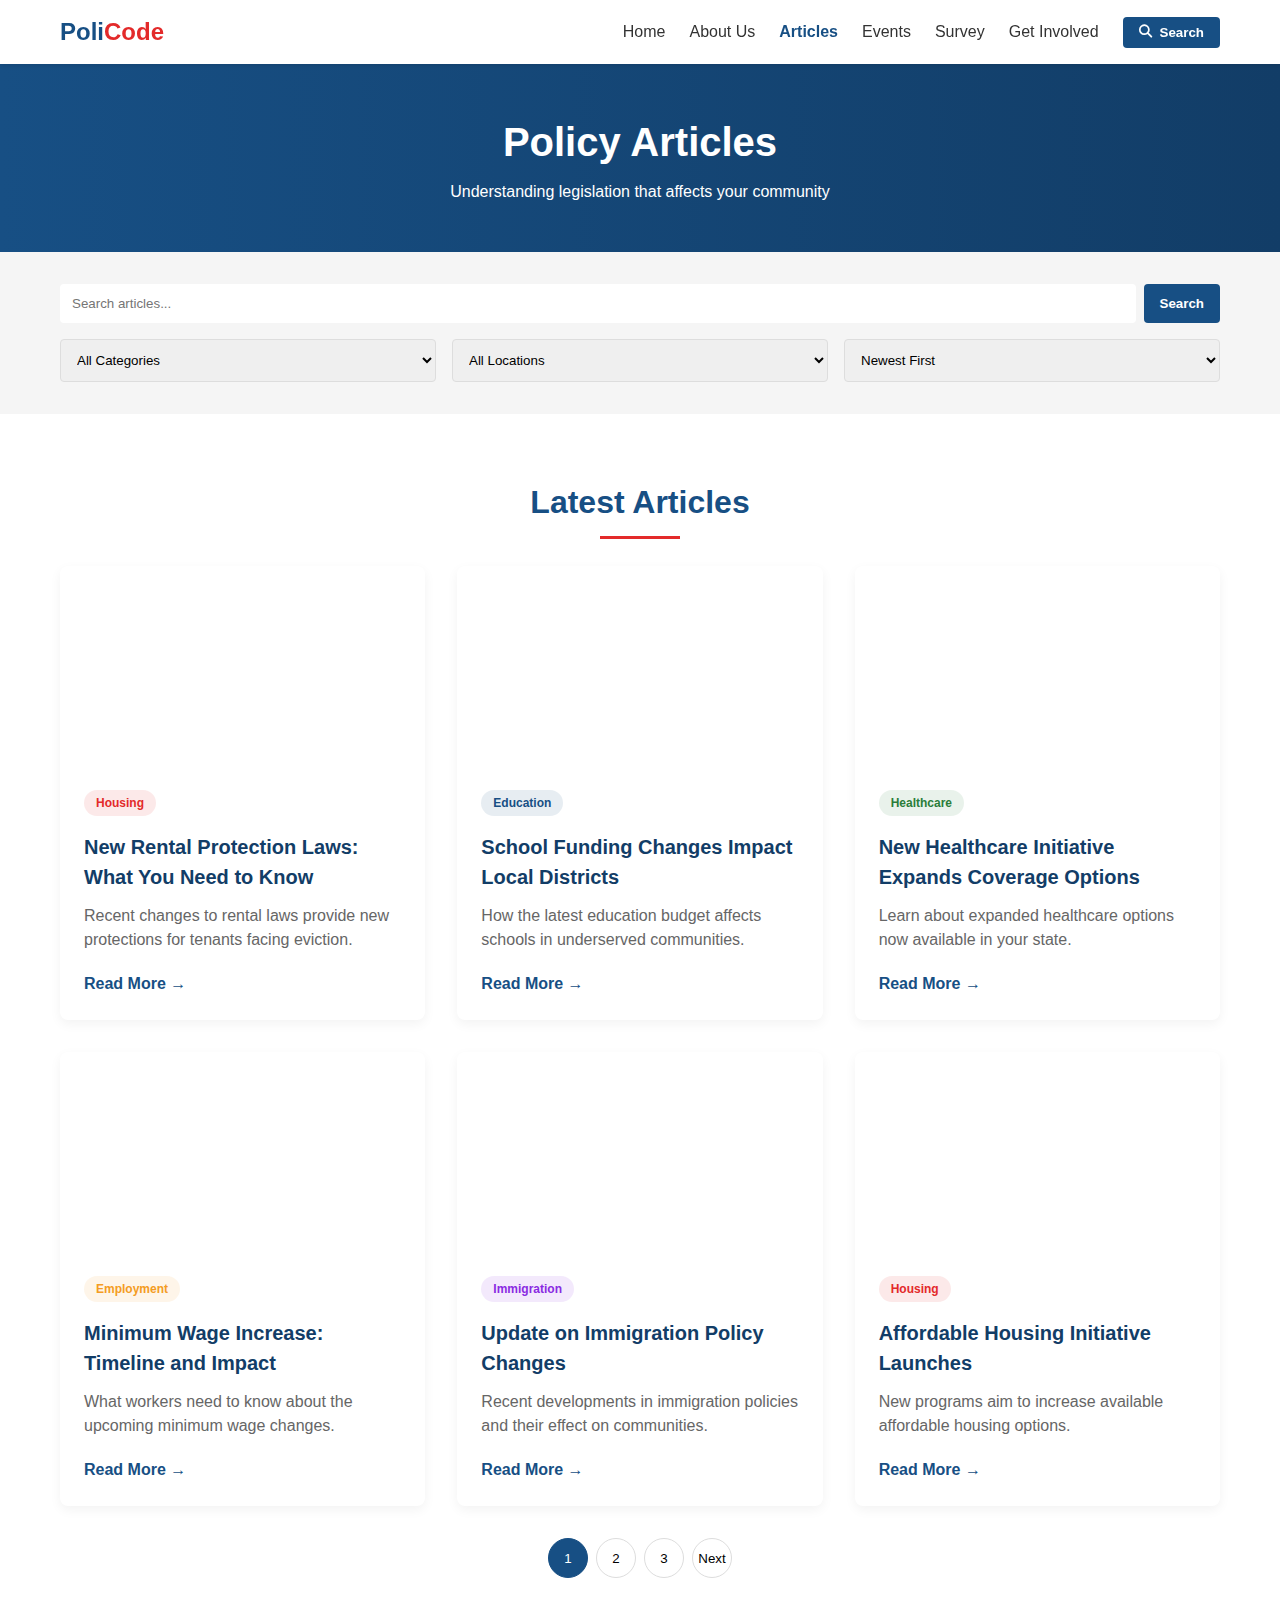
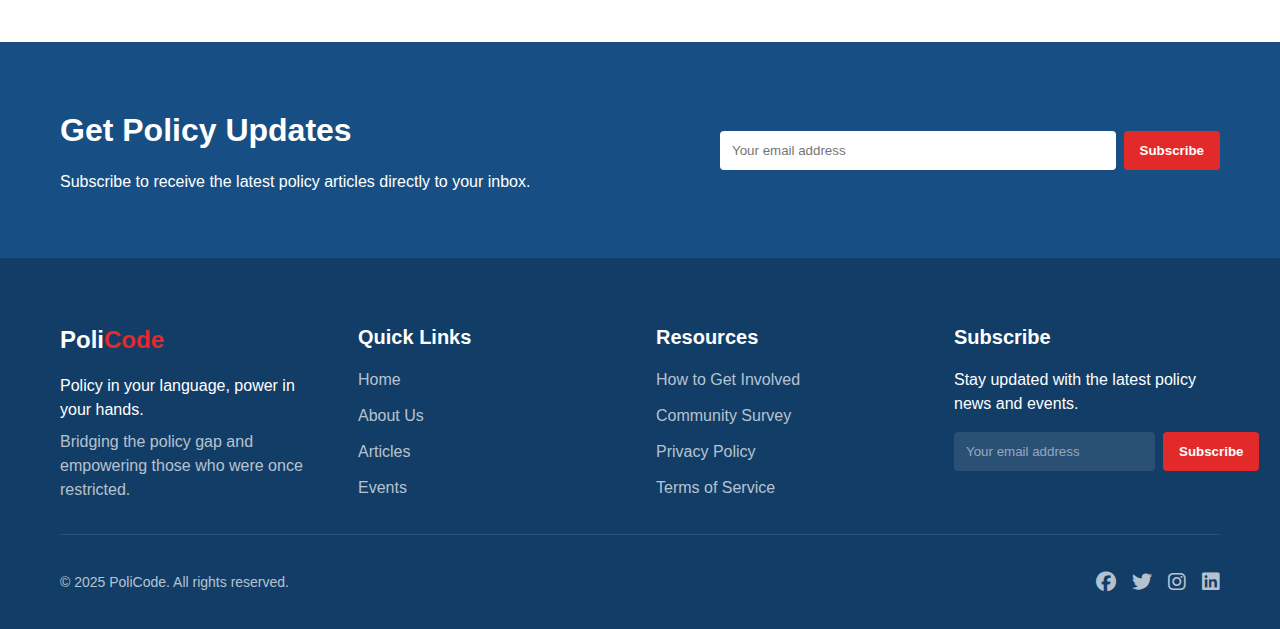
<file: articles.html>
<!DOCTYPE html>
<html lang="en">
  <head>
    <meta charset="UTF-8" />
    <meta name="viewport" content="width=device-width, initial-scale=1.0" />
    <title>Articles - PoliCode</title>
    <link rel="stylesheet" href="styles.css" />
    <link rel="stylesheet" href="https://cdnjs.cloudflare.com/ajax/libs/font-awesome/6.4.2/css/all.min.css" />
  </head>
  <body>
    <header id="navbar" class="navbar">
      <div class="container">
        <div class="navbar-content">
          <a href="index.html" class="navbar-logo">
            <div class="logo-text">Poli<span class="text-red">Code</span></div>
          </a>
          <nav class="navbar-nav desktop-nav">
            <a href="index.html" class="nav-link">Home</a>
            <a href="about.html" class="nav-link">About Us</a>
            <a href="articles.html" class="nav-link active">Articles</a>
            <a href="events.html" class="nav-link">Events</a>
            <a href="survey.html" class="nav-link">Survey</a>
            <a href="get-involved.html" class="nav-link">Get Involved</a>
            <button class="btn btn-primary">
              <i class="fas fa-search"></i>
              Search
            </button>
          </nav>
          <button class="mobile-menu-btn">
            <i class="fas fa-bars"></i>
          </button>
        </div>
      </div>

      <div class="mobile-menu">
        <nav class="mobile-nav">
          <a href="index.html" class="nav-link">Home</a>
          <a href="about.html" class="nav-link">About Us</a>
          <a href="articles.html" class="nav-link active">Articles</a>
          <a href="events.html" class="nav-link">Events</a>
          <a href="survey.html" class="nav-link">Survey</a>
          <a href="get-involved.html" class="nav-link">Get Involved</a>
          <button class="btn btn-primary btn-block">
            <i class="fas fa-search"></i>
            Search Policies
          </button>
        </nav>
      </div>
    </header>

    <main>
      <section class="page-header">
        <div class="container">
          <h1>Policy Articles</h1>
          <p>Understanding legislation that affects your community</p>
        </div>
      </section>

      <section class="articles-filter">
        <div class="container">
          <div class="filter-container">
            <div class="search-box">
              <input type="text" placeholder="Search articles..." class="filter-search" />
              <button class="btn btn-primary">Search</button>
            </div>
            <div class="filter-options">
              <select name="category" id="category-filter">
                <option value="">All Categories</option>
                <option value="housing">Housing</option>
                <option value="education">Education</option>
                <option value="healthcare">Healthcare</option>
                <option value="immigration">Immigration</option>
                <option value="employment">Employment</option>
              </select>
              <select name="location" id="location-filter">
                <option value="">All Locations</option>
                <option value="local">Local</option>
                <option value="state">State</option>
                <option value="federal">Federal</option>
              </select>
              <select name="sort" id="sort-filter">
                <option value="newest">Newest First</option>
                <option value="oldest">Oldest First</option>
                <option value="popular">Most Popular</option>
              </select>
            </div>
          </div>
        </div>
      </section>

      <section class="articles-grid-section">
        <div class="container">
          <h2 class="section-title">Latest Articles</h2>
          <div class="articles-grid">
            <div class="article-card">
              <div class="article-image" style="background-image: url('https://placehold.co/600x400')"></div>
              <div class="article-content">
                <div class="article-tags">
                  <span class="tag tag-housing">Housing</span>
                </div>
                <h3>New Rental Protection Laws: What You Need to Know</h3>
                <p>Recent changes to rental laws provide new protections for tenants facing eviction.</p>
                <a href="#" class="btn-text">Read More →</a>
              </div>
            </div>
            <div class="article-card">
              <div class="article-image" style="background-image: url('https://placehold.co/600x400')"></div>
              <div class="article-content">
                <div class="article-tags">
                  <span class="tag tag-education">Education</span>
                </div>
                <h3>School Funding Changes Impact Local Districts</h3>
                <p>How the latest education budget affects schools in underserved communities.</p>
                <a href="#" class="btn-text">Read More →</a>
              </div>
            </div>
            <div class="article-card">
              <div class="article-image" style="background-image: url('https://placehold.co/600x400')"></div>
              <div class="article-content">
                <div class="article-tags">
                  <span class="tag tag-healthcare">Healthcare</span>
                </div>
                <h3>New Healthcare Initiative Expands Coverage Options</h3>
                <p>Learn about expanded healthcare options now available in your state.</p>
                <a href="#" class="btn-text">Read More →</a>
              </div>
            </div>
            <div class="article-card">
              <div class="article-image" style="background-image: url('https://placehold.co/600x400')"></div>
              <div class="article-content">
                <div class="article-tags">
                  <span class="tag tag-employment">Employment</span>
                </div>
                <h3>Minimum Wage Increase: Timeline and Impact</h3>
                <p>What workers need to know about the upcoming minimum wage changes.</p>
                <a href="#" class="btn-text">Read More →</a>
              </div>
            </div>
            <div class="article-card">
              <div class="article-image" style="background-image: url('https://placehold.co/600x400')"></div>
              <div class="article-content">
                <div class="article-tags">
                  <span class="tag tag-immigration">Immigration</span>
                </div>
                <h3>Update on Immigration Policy Changes</h3>
                <p>Recent developments in immigration policies and their effect on communities.</p>
                <a href="#" class="btn-text">Read More →</a>
              </div>
            </div>
            <div class="article-card">
              <div class="article-image" style="background-image: url('https://placehold.co/600x400')"></div>
              <div class="article-content">
                <div class="article-tags">
                  <span class="tag tag-housing">Housing</span>
                </div>
                <h3>Affordable Housing Initiative Launches</h3>
                <p>New programs aim to increase available affordable housing options.</p>
                <a href="#" class="btn-text">Read More →</a>
              </div>
            </div>
          </div>
          <div class="pagination">
            <button class="pagination-item active">1</button>
            <button class="pagination-item">2</button>
            <button class="pagination-item">3</button>
            <button class="pagination-item">Next</button>
          </div>
        </div>
      </section>

      <section class="newsletter">
        <div class="container">
          <div class="newsletter-content">
            <div class="newsletter-text">
              <h2>Get Policy Updates</h2>
              <p>Subscribe to receive the latest policy articles directly to your inbox.</p>
            </div>
            <form class="newsletter-form">
              <input type="email" placeholder="Your email address" required />
              <button type="submit" class="btn btn-secondary">Subscribe</button>
            </form>
          </div>
        </div>
      </section>
    </main>

    <footer class="footer">
      <div class="container">
        <div class="footer-content">
          <div class="footer-section">
            <h3 class="footer-title">
              Poli<span class="text-red">Code</span>
            </h3>
            <p>Policy in your language, power in your hands.</p>
            <p class="footer-description">Bridging the policy gap and empowering those who were once restricted.</p>
          </div>
          <div class="footer-section">
            <h4>Quick Links</h4>
            <ul class="footer-links">
              <li><a href="index.html">Home</a></li>
              <li><a href="about.html">About Us</a></li>
              <li><a href="articles.html">Articles</a></li>
              <li><a href="events.html">Events</a></li>
            </ul>
          </div>
          <div class="footer-section">
            <h4>Resources</h4>
            <ul class="footer-links">
              <li><a href="get-involved.html">How to Get Involved</a></li>
              <li><a href="survey.html">Community Survey</a></li>
              <li><a href="#">Privacy Policy</a></li>
              <li><a href="#">Terms of Service</a></li>
            </ul>
          </div>
          <div class="footer-section">
            <h4>Subscribe</h4>
            <p>Stay updated with the latest policy news and events.</p>
            <div class="footer-subscribe">
              <input type="email" placeholder="Your email address" />
              <button class="btn btn-secondary">Subscribe</button>
            </div>
          </div>
        </div>
        <div class="footer-bottom">
          <p>&copy; 2025 PoliCode. All rights reserved.</p>
          <div class="social-links">
            <a href="#"><i class="fab fa-facebook"></i></a>
            <a href="#"><i class="fab fa-twitter"></i></a>
            <a href="#"><i class="fab fa-instagram"></i></a>
            <a href="#"><i class="fab fa-linkedin"></i></a>
          </div>
        </div>
      </div>
    </footer>

    <script src="script.js"></script>
  </body>
</html>
</file>
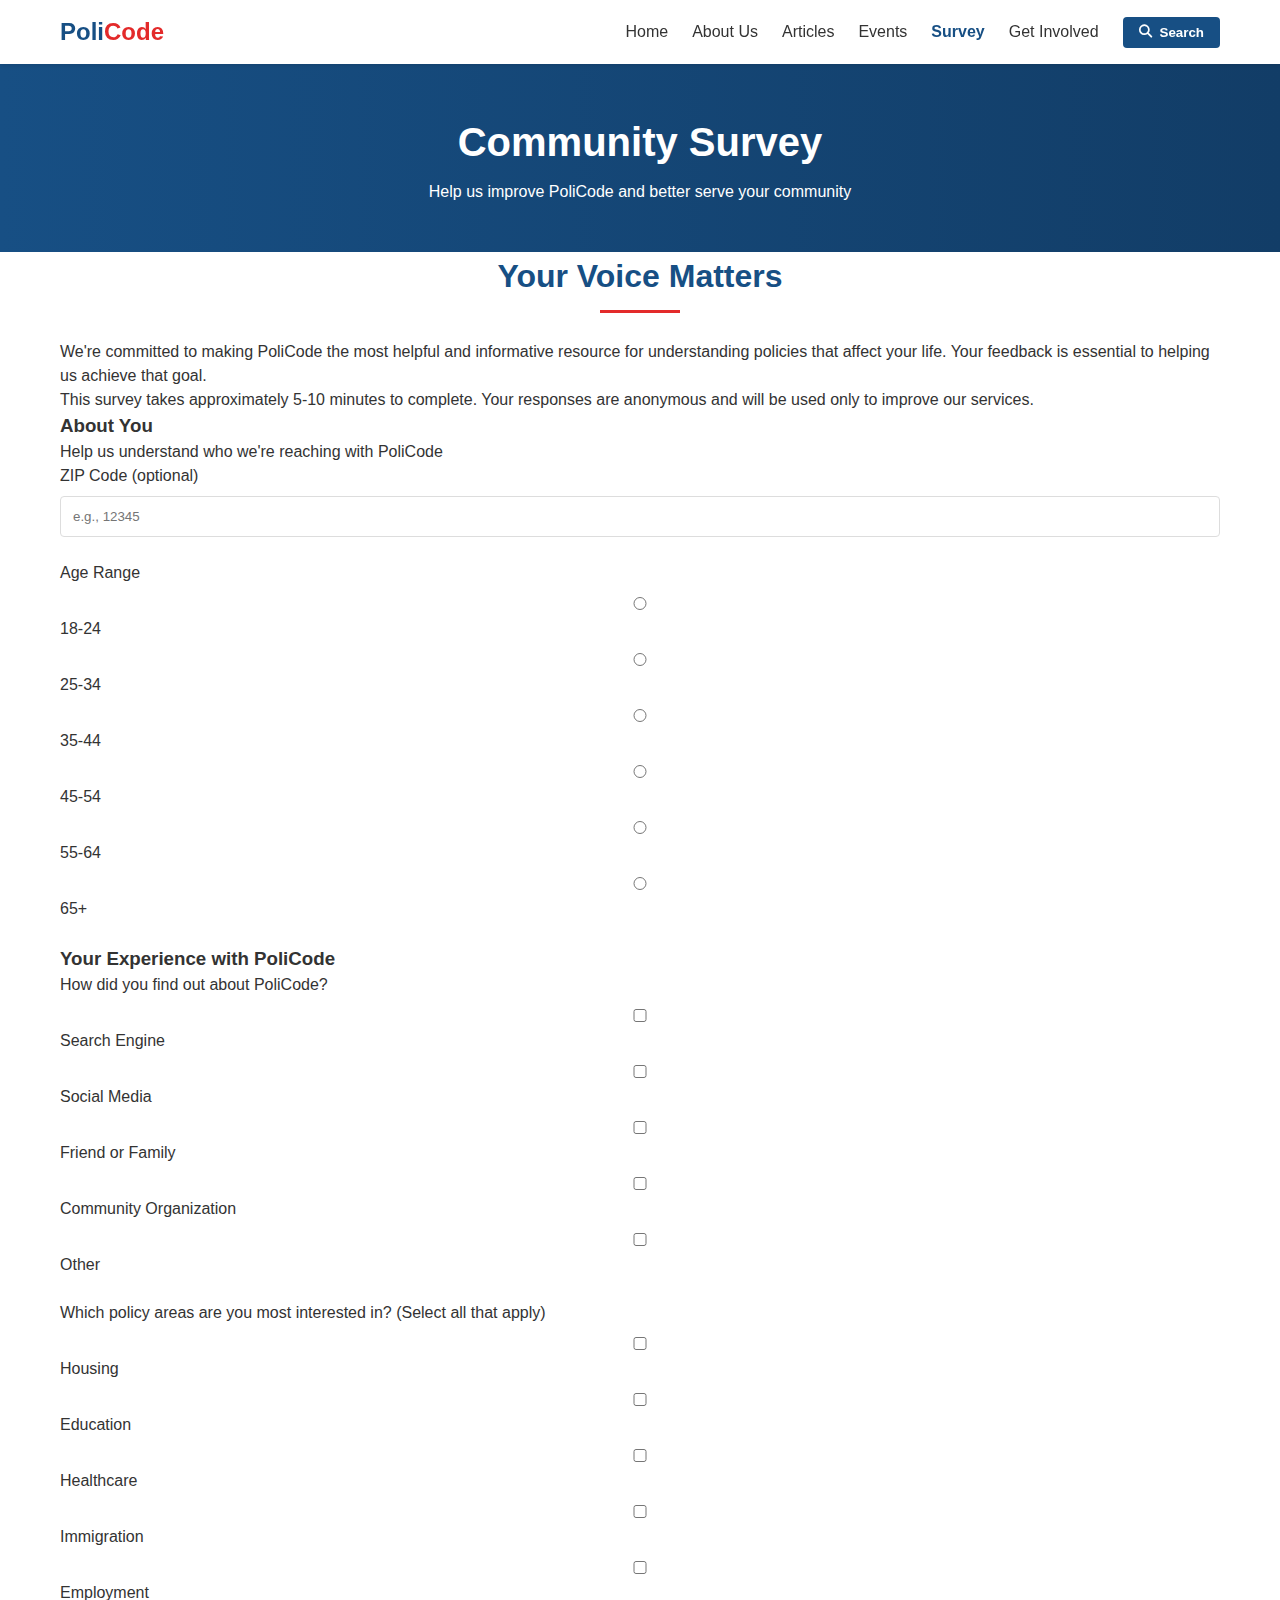
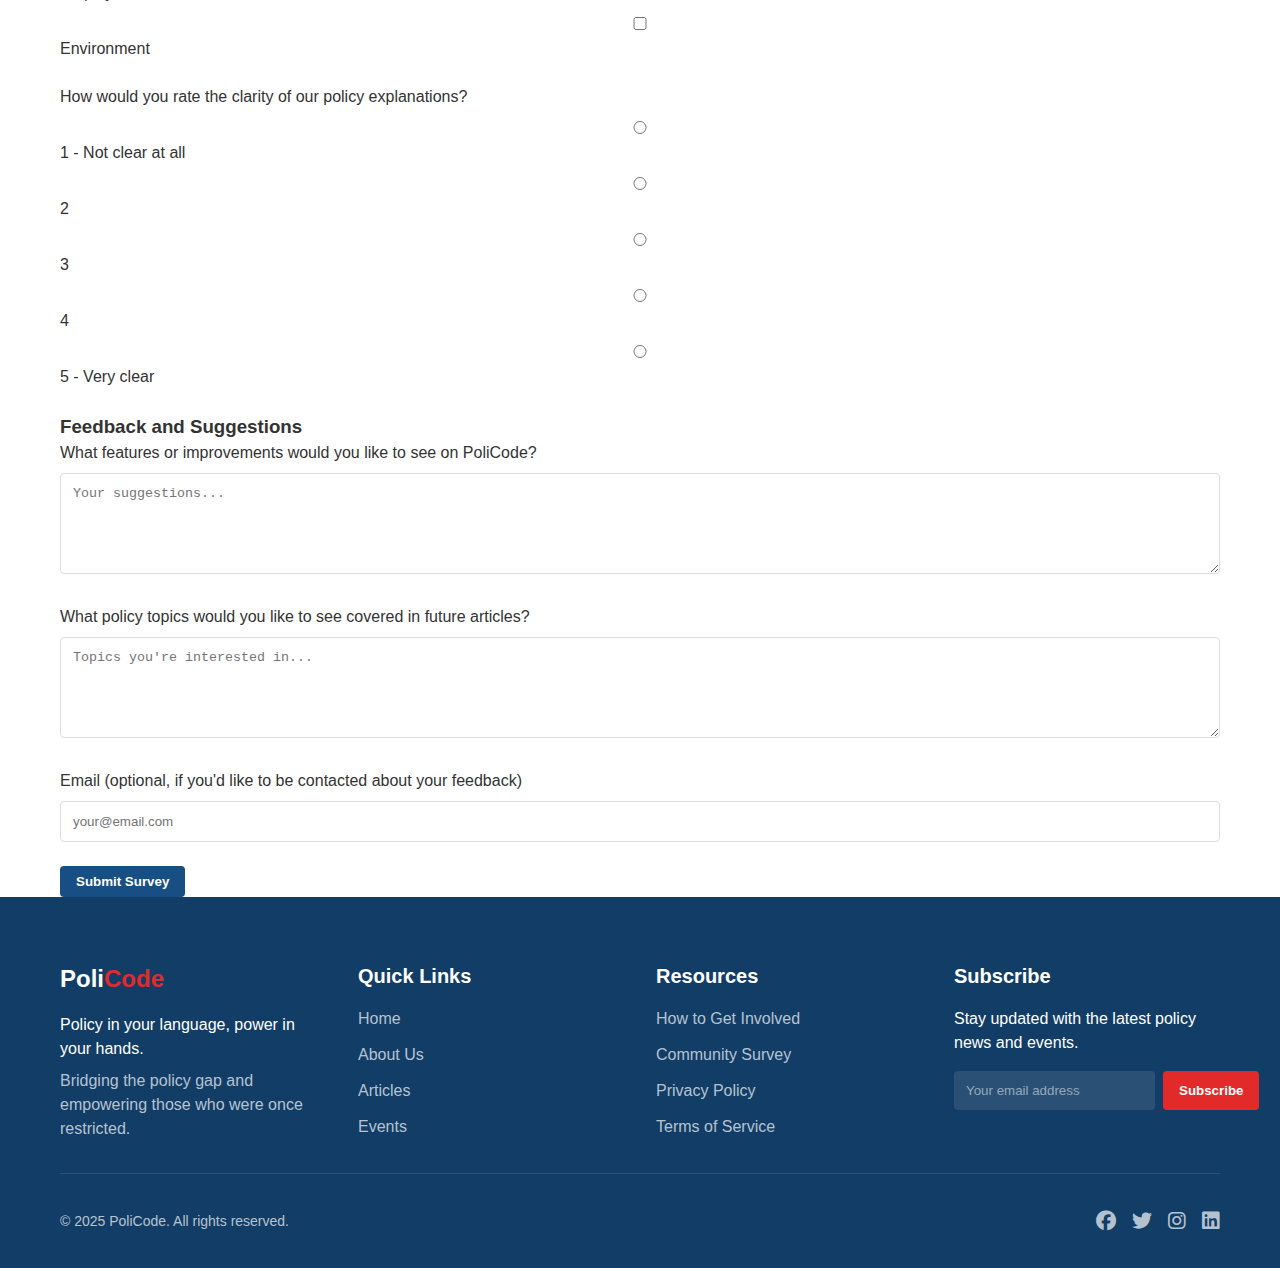
<file: survey.html>
<!DOCTYPE html>
<html lang="en">
  <head>
    <meta charset="UTF-8" />
    <meta name="viewport" content="width=device-width, initial-scale=1.0" />
    <title>Community Survey - PoliCode</title>
    <link rel="stylesheet" href="styles.css" />
    <link rel="stylesheet" href="https://cdnjs.cloudflare.com/ajax/libs/font-awesome/6.4.2/css/all.min.css" />
  </head>
  <body>
    <header id="navbar" class="navbar">
      <div class="container">
        <div class="navbar-content">
          <a href="index.html" class="navbar-logo">
            <div class="logo-text">Poli<span class="text-red">Code</span></div>
          </a>
          <nav class="navbar-nav desktop-nav">
            <a href="index.html" class="nav-link">Home</a>
            <a href="about.html" class="nav-link">About Us</a>
            <a href="articles.html" class="nav-link">Articles</a>
            <a href="events.html" class="nav-link">Events</a>
            <a href="survey.html" class="nav-link active">Survey</a>
            <a href="get-involved.html" class="nav-link">Get Involved</a>
            <button class="btn btn-primary">
              <i class="fas fa-search"></i>
              Search
            </button>
          </nav>
          <button class="mobile-menu-btn">
            <i class="fas fa-bars"></i>
          </button>
        </div>
      </div>

      <div class="mobile-menu">
        <nav class="mobile-nav">
          <a href="index.html" class="nav-link">Home</a>
          <a href="about.html" class="nav-link">About Us</a>
          <a href="articles.html" class="nav-link">Articles</a>
          <a href="events.html" class="nav-link">Events</a>
          <a href="survey.html" class="nav-link active">Survey</a>
          <a href="get-involved.html" class="nav-link">Get Involved</a>
          <button class="btn btn-primary btn-block">
            <i class="fas fa-search"></i>
            Search Policies
          </button>
        </nav>
      </div>
    </header>

    <main>
      <section class="page-header">
        <div class="container">
          <h1>Community Survey</h1>
          <p>Help us improve PoliCode and better serve your community</p>
        </div>
      </section>

      <section class="survey-section">
        <div class="container">
          <div class="survey-intro">
            <h2 class="section-title">Your Voice Matters</h2>
            <p>We're committed to making PoliCode the most helpful and informative resource for understanding policies that affect your life. Your feedback is essential to helping us achieve that goal.</p>
            <p>This survey takes approximately 5-10 minutes to complete. Your responses are anonymous and will be used only to improve our services.</p>
          </div>

          <form class="survey-form">
            <div class="survey-section-header">
              <h3>About You</h3>
              <p>Help us understand who we're reaching with PoliCode</p>
            </div>
            
            <div class="form-group">
              <label for="zip-code">ZIP Code (optional)</label>
              <input type="text" id="zip-code" name="zip-code" placeholder="e.g., 12345">
            </div>
            
            <div class="form-group">
              <label>Age Range</label>
              <div class="radio-group">
                <div class="radio-option">
                  <input type="radio" id="age-18-24" name="age-range" value="18-24">
                  <label for="age-18-24">18-24</label>
                </div>
                <div class="radio-option">
                  <input type="radio" id="age-25-34" name="age-range" value="25-34">
                  <label for="age-25-34">25-34</label>
                </div>
                <div class="radio-option">
                  <input type="radio" id="age-35-44" name="age-range" value="35-44">
                  <label for="age-35-44">35-44</label>
                </div>
                <div class="radio-option">
                  <input type="radio" id="age-45-54" name="age-range" value="45-54">
                  <label for="age-45-54">45-54</label>
                </div>
                <div class="radio-option">
                  <input type="radio" id="age-55-64" name="age-range" value="55-64">
                  <label for="age-55-64">55-64</label>
                </div>
                <div class="radio-option">
                  <input type="radio" id="age-65-plus" name="age-range" value="65+">
                  <label for="age-65-plus">65+</label>
                </div>
              </div>
            </div>

            <div class="survey-section-header">
              <h3>Your Experience with PoliCode</h3>
            </div>
            
            <div class="form-group">
              <label>How did you find out about PoliCode?</label>
              <div class="checkbox-group">
                <div class="checkbox-option">
                  <input type="checkbox" id="source-search" name="source" value="search">
                  <label for="source-search">Search Engine</label>
                </div>
                <div class="checkbox-option">
                  <input type="checkbox" id="source-social" name="source" value="social">
                  <label for="source-social">Social Media</label>
                </div>
                <div class="checkbox-option">
                  <input type="checkbox" id="source-friend" name="source" value="friend">
                  <label for="source-friend">Friend or Family</label>
                </div>
                <div class="checkbox-option">
                  <input type="checkbox" id="source-org" name="source" value="organization">
                  <label for="source-org">Community Organization</label>
                </div>
                <div class="checkbox-option">
                  <input type="checkbox" id="source-other" name="source" value="other">
                  <label for="source-other">Other</label>
                </div>
              </div>
            </div>
            
            <div class="form-group">
              <label>Which policy areas are you most interested in? (Select all that apply)</label>
              <div class="checkbox-group">
                <div class="checkbox-option">
                  <input type="checkbox" id="interest-housing" name="interest" value="housing">
                  <label for="interest-housing">Housing</label>
                </div>
                <div class="checkbox-option">
                  <input type="checkbox" id="interest-education" name="interest" value="education">
                  <label for="interest-education">Education</label>
                </div>
                <div class="checkbox-option">
                  <input type="checkbox" id="interest-healthcare" name="interest" value="healthcare">
                  <label for="interest-healthcare">Healthcare</label>
                </div>
                <div class="checkbox-option">
                  <input type="checkbox" id="interest-immigration" name="interest" value="immigration">
                  <label for="interest-immigration">Immigration</label>
                </div>
                <div class="checkbox-option">
                  <input type="checkbox" id="interest-employment" name="interest" value="employment">
                  <label for="interest-employment">Employment</label>
                </div>
                <div class="checkbox-option">
                  <input type="checkbox" id="interest-environment" name="interest" value="environment">
                  <label for="interest-environment">Environment</label>
                </div>
              </div>
            </div>
            
            <div class="form-group">
              <label>How would you rate the clarity of our policy explanations?</label>
              <div class="rating-group">
                <div class="rating-option">
                  <input type="radio" id="clarity-1" name="clarity" value="1">
                  <label for="clarity-1">1 - Not clear at all</label>
                </div>
                <div class="rating-option">
                  <input type="radio" id="clarity-2" name="clarity" value="2">
                  <label for="clarity-2">2</label>
                </div>
                <div class="rating-option">
                  <input type="radio" id="clarity-3" name="clarity" value="3">
                  <label for="clarity-3">3</label>
                </div>
                <div class="rating-option">
                  <input type="radio" id="clarity-4" name="clarity" value="4">
                  <label for="clarity-4">4</label>
                </div>
                <div class="rating-option">
                  <input type="radio" id="clarity-5" name="clarity" value="5">
                  <label for="clarity-5">5 - Very clear</label>
                </div>
              </div>
            </div>
            
            <div class="survey-section-header">
              <h3>Feedback and Suggestions</h3>
            </div>
            
            <div class="form-group">
              <label for="suggestions">What features or improvements would you like to see on PoliCode?</label>
              <textarea id="suggestions" name="suggestions" rows="5" placeholder="Your suggestions..."></textarea>
            </div>
            
            <div class="form-group">
              <label for="topics">What policy topics would you like to see covered in future articles?</label>
              <textarea id="topics" name="topics" rows="5" placeholder="Topics you're interested in..."></textarea>
            </div>
            
            <div class="form-group">
              <label for="email">Email (optional, if you'd like to be contacted about your feedback)</label>
              <input type="email" id="email" name="email" placeholder="your@email.com">
            </div>
            
            <button type="submit" class="btn btn-primary btn-large">Submit Survey</button>
          </form>
        </div>
      </section>
    </main>

    <footer class="footer">
      <div class="container">
        <div class="footer-content">
          <div class="footer-section">
            <h3 class="footer-title">
              Poli<span class="text-red">Code</span>
            </h3>
            <p>Policy in your language, power in your hands.</p>
            <p class="footer-description">Bridging the policy gap and empowering those who were once restricted.</p>
          </div>
          <div class="footer-section">
            <h4>Quick Links</h4>
            <ul class="footer-links">
              <li><a href="index.html">Home</a></li>
              <li><a href="about.html">About Us</a></li>
              <li><a href="articles.html">Articles</a></li>
              <li><a href="events.html">Events</a></li>
            </ul>
          </div>
          <div class="footer-section">
            <h4>Resources</h4>
            <ul class="footer-links">
              <li><a href="get-involved.html">How to Get Involved</a></li>
              <li><a href="survey.html">Community Survey</a></li>
              <li><a href="#">Privacy Policy</a></li>
              <li><a href="#">Terms of Service</a></li>
            </ul>
          </div>
          <div class="footer-section">
            <h4>Subscribe</h4>
            <p>Stay updated with the latest policy news and events.</p>
            <div class="footer-subscribe">
              <input type="email" placeholder="Your email address" />
              <button class="btn btn-secondary">Subscribe</button>
            </div>
          </div>
        </div>
        <div class="footer-bottom">
          <p>&copy; 2025 PoliCode. All rights reserved.</p>
          <div class="social-links">
            <a href="#"><i class="fab fa-facebook"></i></a>
            <a href="#"><i class="fab fa-twitter"></i></a>
            <a href="#"><i class="fab fa-instagram"></i></a>
            <a href="#"><i class="fab fa-linkedin"></i></a>
          </div>
        </div>
      </div>
    </footer>

    <script src="script.js"></script>
  </body>
</html>
</file>
<file: styles.css>
/* Base styles */
:root {
  /* PoliCode colors */
  --policode-blue: #174f84;
  --policode-blue-dark: #123d67;
  --policode-blue-light: #2a6ca8;
  --policode-red: #e32a2a;
  --policode-green: #2b7d3a;
  --policode-gray: #f5f5f5;
  --policode-dark: #333333;

  /* UI colors */
  --text-primary: #333333;
  --text-secondary: #666666;
  --text-light: #ffffff;
  --bg-light: #ffffff;
}

* {
  margin: 0;
  padding: 0;
  box-sizing: border-box;
}

body {
  font-family: -apple-system, BlinkMacSystemFont, "Segoe UI", Roboto, Oxygen,
    Ubuntu, Cantarell, "Open Sans", "Helvetica Neue", sans-serif;
  font-size: 16px;
  line-height: 1.5;
  color: var(--text-primary);
  background-color: var(--bg-light);
}

a {
  text-decoration: none;
  color: var(--policode-blue);
}

ul {
  list-style: none;
}

img {
  max-width: 100%;
  height: auto;
}

/* Container */
.container {
  width: 100%;
  max-width: 1200px;
  margin: 0 auto;
  padding: 0 20px;
}

/* Button styles */
.btn {
  display: inline-flex;
  align-items: center;
  justify-content: center;
  padding: 0.5rem 1rem;
  border-radius: 0.25rem;
  font-weight: 600;
  cursor: pointer;
  transition: all 0.2s ease-in-out;
  border: none;
}

.btn i {
  margin-right: 0.5rem;
}

.btn-primary {
  background-color: var(--policode-blue);
  color: var(--text-light);
}

.btn-primary:hover {
  background-color: var(--policode-blue-dark);
}

.btn-secondary {
  background-color: var(--policode-red);
  color: var(--text-light);
}

.btn-secondary:hover {
  background-color: #c01e1e;
}

.btn-outline {
  border: 2px solid var(--policode-blue);
  color: var(--policode-blue);
  background-color: transparent;
}

.btn-outline:hover {
  background-color: var(--policode-blue);
  color: var(--text-light);
}

.btn-text {
  color: var(--policode-blue);
  font-weight: 600;
  padding: 0;
}

.btn-text:hover {
  text-decoration: underline;
}

.btn-block {
  width: 100%;
}

/* Text styles */
.text-red {
  color: var(--policode-red);
}

/* Header & Navigation */
.navbar {
  position: sticky;
  top: 0;
  z-index: 50;
  width: 100%;
  background-color: white;
  box-shadow: 0 2px 4px rgba(0, 0, 0, 0.1);
  transition: all 0.3s ease;
}

.navbar-content {
  display: flex;
  align-items: center;
  justify-content: space-between;
  height: 4rem;
}

.navbar-logo {
  display: flex;
  align-items: center;
}

.logo-text {
  font-size: 1.5rem;
  font-weight: 700;
  color: var(--policode-blue);
}

.navbar-nav {
  display: flex;
  align-items: center;
  gap: 1.5rem;
}

.nav-link {
  color: var(--text-primary);
  font-weight: 500;
  transition: color 0.2s ease;
}

.nav-link:hover {
  color: var(--policode-blue);
}

.nav-link.active {
  color: var(--policode-blue);
  font-weight: 600;
}

.mobile-menu-btn {
  display: none;
  background: none;
  border: none;
  font-size: 1.5rem;
  color: var(--policode-blue);
  cursor: pointer;
}

.mobile-menu {
  display: none;
  position: fixed;
  top: 4rem;
  right: 0;
  width: 100%;
  max-width: 270px;
  background-color: white;
  box-shadow: -2px 0 5px rgba(0, 0, 0, 0.1);
  z-index: 40;
  transform: translateX(100%);
  transition: transform 0.3s ease;
}

.mobile-menu.active {
  transform: translateX(0);
}

.mobile-nav {
  display: flex;
  flex-direction: column;
  padding: 1rem;
}

.mobile-nav .nav-link {
  padding: 0.75rem 0;
  border-bottom: 1px solid #eee;
}

.mobile-nav .btn {
  margin-top: 1rem;
}

/* Hero Section */
.hero {
  background: linear-gradient(to right bottom, var(--policode-blue), var(--policode-blue-dark));
  color: var(--text-light);
  padding: 4rem 0;
}

.hero-content {
  max-width: 800px;
  margin: 0 auto;
  text-align: center;
}

.hero h1 {
  font-size: 2.5rem;
  margin-bottom: 1rem;
  font-weight: 700;
}

.hero p {
  font-size: 1.2rem;
  margin-bottom: 2rem;
  opacity: 0.9;
}

.search-container {
  background-color: rgba(255, 255, 255, 0.1);
  border-radius: 8px;
  padding: 1.5rem;
  display: flex;
  flex-direction: column;
  gap: 1rem;
}

.search-box {
  display: flex;
  gap: 0.5rem;
}

.search-box input, .search-box select {
  flex: 1;
  padding: 0.75rem;
  border: none;
  border-radius: 4px;
}

.location-box {
  display: flex;
  gap: 0.5rem;
}

.location-box input {
  flex: 1;
  padding: 0.75rem;
  border: none;
  border-radius: 4px;
}

/* Features Section */
.features {
  padding: 4rem 0;
  background-color: var(--bg-light);
}

.section-title {
  text-align: center;
  font-size: 2rem;
  margin-bottom: 2.5rem;
  color: var(--policode-blue);
  position: relative;
}

.section-title::after {
  content: '';
  position: absolute;
  bottom: -0.8rem;
  left: 50%;
  transform: translateX(-50%);
  width: 80px;
  height: 3px;
  background-color: var(--policode-red);
}

.features-grid {
  display: grid;
  grid-template-columns: repeat(auto-fill, minmax(250px, 1fr));
  gap: 2rem;
}

.feature-card {
  background-color: white;
  border-radius: 8px;
  padding: 2rem;
  box-shadow: 0 4px 12px rgba(0, 0, 0, 0.05);
  transition: transform 0.3s ease;
  text-align: center;
}

.feature-card:hover {
  transform: translateY(-5px);
}

.feature-icon {
  width: 60px;
  height: 60px;
  margin: 0 auto 1.5rem;
  display: flex;
  align-items: center;
  justify-content: center;
  background-color: var(--policode-blue-light);
  border-radius: 50%;
}

.feature-icon i {
  font-size: 1.5rem;
  color: white;
}

.feature-card h3 {
  margin-bottom: 1rem;
  color: var(--policode-blue);
}

.feature-card p {
  color: var(--text-secondary);
}

/* Article Cards */
.featured-articles {
  padding: 4rem 0;
  background-color: var(--policode-gray);
}

.articles-grid {
  display: grid;
  grid-template-columns: repeat(auto-fill, minmax(300px, 1fr));
  gap: 2rem;
  margin-bottom: 2rem;
}

.article-card {
  background-color: white;
  border-radius: 8px;
  overflow: hidden;
  box-shadow: 0 4px 12px rgba(0, 0, 0, 0.05);
  transition: all 0.3s ease;
}

.article-card:hover {
  transform: translateY(-5px);
  box-shadow: 0 10px 20px rgba(0, 0, 0, 0.1);
}

.article-image {
  height: 200px;
  background-size: cover;
  background-position: center;
}

.article-content {
  padding: 1.5rem;
}

.article-tags {
  margin-bottom: 1rem;
}

.tag {
  display: inline-block;
  padding: 0.25rem 0.75rem;
  border-radius: 50px;
  font-size: 0.75rem;
  font-weight: 600;
  margin-right: 0.5rem;
}

.tag-housing {
  background-color: rgba(227, 42, 42, 0.1);
  color: var(--policode-red);
}

.tag-education {
  background-color: rgba(23, 79, 132, 0.1);
  color: var(--policode-blue);
}

.tag-healthcare {
  background-color: rgba(43, 125, 58, 0.1);
  color: var(--policode-green);
}

.tag-employment {
  background-color: rgba(244, 156, 35, 0.1);
  color: #f49c23;
}

.tag-immigration {
  background-color: rgba(138, 43, 226, 0.1);
  color: #8a2be2;
}

.article-content h3 {
  margin-bottom: 0.75rem;
  font-size: 1.25rem;
  color: var(--policode-blue-dark);
}

.article-content p {
  margin-bottom: 1.25rem;
  color: var(--text-secondary);
}

.view-all {
  text-align: center;
}

/* Newsletter Section */
.newsletter {
  padding: 4rem 0;
  background-color: var(--policode-blue);
  color: var(--text-light);
}

.newsletter-content {
  display: flex;
  justify-content: space-between;
  align-items: center;
  gap: 2rem;
}

.newsletter-text h2 {
  font-size: 2rem;
  margin-bottom: 1rem;
}

.newsletter-form {
  display: flex;
  gap: 0.5rem;
  width: 100%;
  max-width: 500px;
}

.newsletter-form input {
  flex: 1;
  padding: 0.75rem;
  border: none;
  border-radius: 4px;
}

/* Footer */
.footer {
  background-color: var(--policode-blue-dark);
  color: var(--text-light);
  padding: 4rem 0 2rem;
}

.footer-content {
  display: grid;
  grid-template-columns: repeat(auto-fit, minmax(200px, 1fr));
  gap: 2rem;
  margin-bottom: 2rem;
}

.footer-title {
  font-size: 1.5rem;
  font-weight: 700;
  margin-bottom: 1rem;
}

.footer-description {
  color: rgba(255, 255, 255, 0.7);
  margin-top: 0.5rem;
}

.footer-section h4 {
  margin-bottom: 1rem;
  font-size: 1.25rem;
}

.footer-links {
  display: flex;
  flex-direction: column;
  gap: 0.75rem;
}

.footer-links a {
  color: rgba(255, 255, 255, 0.7);
  transition: color 0.2s ease;
}

.footer-links a:hover {
  color: white;
}

.footer-subscribe {
  display: flex;
  gap: 0.5rem;
  margin-top: 1rem;
}

.footer-subscribe input {
  flex: 1;
  padding: 0.75rem;
  border: none;
  border-radius: 4px;
  background-color: rgba(255, 255, 255, 0.1);
  color: white;
}

.footer-subscribe input::placeholder {
  color: rgba(255, 255, 255, 0.5);
}

.footer-bottom {
  display: flex;
  justify-content: space-between;
  align-items: center;
  padding-top: 2rem;
  border-top: 1px solid rgba(255, 255, 255, 0.1);
  font-size: 0.875rem;
  color: rgba(255, 255, 255, 0.7);
}

.social-links {
  display: flex;
  gap: 1rem;
}

.social-links a {
  color: rgba(255, 255, 255, 0.7);
  font-size: 1.25rem;
  transition: color 0.2s ease;
}

.social-links a:hover {
  color: white;
}

/* Page headers */
.page-header {
  background: linear-gradient(to right, var(--policode-blue), var(--policode-blue-dark));
  color: var(--text-light);
  padding: 3rem 0;
  text-align: center;
}

.page-header h1 {
  font-size: 2.5rem;
  margin-bottom: 0.5rem;
}

/* About page styles */
.about-mission {
  padding: 4rem 0;
}

.about-grid {
  display: grid;
  grid-template-columns: 1fr 1fr;
  gap: 3rem;
  align-items: center;
}

.about-image img {
  border-radius: 8px;
  width: 100%;
  box-shadow: 0 5px 15px rgba(0, 0, 0, 0.1);
}

.about-content h2 {
  font-size: 1.75rem;
  color: var(--policode-blue);
  margin-bottom: 1.5rem;
}

.about-content p {
  margin-bottom: 1rem;
  color: var(--text-secondary);
}

.about-values {
  padding: 4rem 0;
  background-color: var(--policode-gray);
}

.values-grid {
  display: grid;
  grid-template-columns: repeat(auto-fill, minmax(250px, 1fr));
  gap: 2rem;
}

.value-card {
  background-color: white;
  border-radius: 8px;
  padding: 2rem;
  box-shadow: 0 4px 12px rgba(0, 0, 0, 0.05);
  text-align: center;
}

.value-icon {
  width: 60px;
  height: 60px;
  margin: 0 auto 1.5rem;
  display: flex;
  align-items: center;
  justify-content: center;
  background-color: var(--policode-blue-light);
  border-radius: 50%;
}

.value-icon i {
  font-size: 1.5rem;
  color: white;
}

.value-card h3 {
  margin-bottom: 1rem;
  color: var(--policode-blue);
}

.contact-section {
  padding: 4rem 0;
}

.contact-grid {
  display: grid;
  grid-template-columns: 1fr 1fr;
  gap: 3rem;
}

.contact-info p {
  margin-bottom: 1.5rem;
  font-size: 1.1rem;
}

.contact-list {
  margin-bottom: 1.5rem;
}

.contact-list li {
  display: flex;
  align-items: center;
  margin-bottom: 1rem;
}

.contact-list i {
  width: 24px;
  margin-right: 1rem;
  color: var(--policode-blue);
}

.contact-form {
  background-color: white;
  border-radius: 8px;
  padding: 2rem;
  box-shadow: 0 5px 15px rgba(0, 0, 0, 0.05);
}

.form-group {
  margin-bottom: 1.5rem;
}

.form-group label {
  display: block;
  margin-bottom: 0.5rem;
  font-weight: 500;
}

.form-group input,
.form-group textarea {
  width: 100%;
  padding: 0.75rem;
  border: 1px solid #ddd;
  border-radius: 4px;
}

.form-group textarea {
  resize: vertical;
}

/* Articles page styles */
.articles-filter {
  padding: 2rem 0;
  background-color: var(--policode-gray);
}

.filter-container {
  display: flex;
  flex-direction: column;
  gap: 1rem;
}

.filter-search {
  flex: 1;
  padding: 0.75rem;
  border: 1px solid #ddd;
  border-radius: 4px;
}

.filter-options {
  display: flex;
  gap: 1rem;
}

.filter-options select {
  flex: 1;
  padding: 0.75rem;
  border: 1px solid #ddd;
  border-radius: 4px;
}

.articles-grid-section {
  padding: 4rem 0;
}

.pagination {
  display: flex;
  justify-content: center;
  gap: 0.5rem;
  margin-top: 2rem;
}

.pagination-item {
  width: 40px;
  height: 40px;
  display: flex;
  align-items: center;
  justify-content: center;
  border-radius: 50%;
  border: 1px solid #ddd;
  background-color: white;
  cursor: pointer;
  transition: all 0.2s ease;
}

.pagination-item:hover {
  border-color: var(--policode-blue);
}

.pagination-item.active {
  background-color: var(--policode-blue);
  color: white;
  border-color: var(--policode-blue);
}

/* Responsive Design */
@media (max-width: 991px) {
  .contact-grid,
  .about-grid {
    grid-template-columns: 1fr;
  }
  
  .newsletter-content {
    flex-direction: column;
    text-align: center;
  }
  
  .newsletter-form {
    margin: 0 auto;
  }
}

@media (max-width: 768px) {
  .desktop-nav {
    display: none;
  }
  
  .mobile-menu-btn {
    display: block;
  }
  
  .mobile-menu {
    display: block;
  }
  
  .search-box,
  .location-box,
  .filter-options {
    flex-direction: column;
  }
  
  .footer-bottom {
    flex-direction: column;
    gap: 1rem;
    text-align: center;
  }
  
  .social-links {
    justify-content: center;
  }
  
  .hero h1 {
    font-size: 2rem;
  }
}

@media (max-width: 576px) {
  .features-grid,
  .articles-grid {
    grid-template-columns: 1fr;
  }
  
  .footer-content {
    grid-template-columns: 1fr;
  }
  
  .pagination {
    flex-wrap: wrap;
  }
  
  .section-title {
    font-size: 1.75rem;
  }
}
</file>
